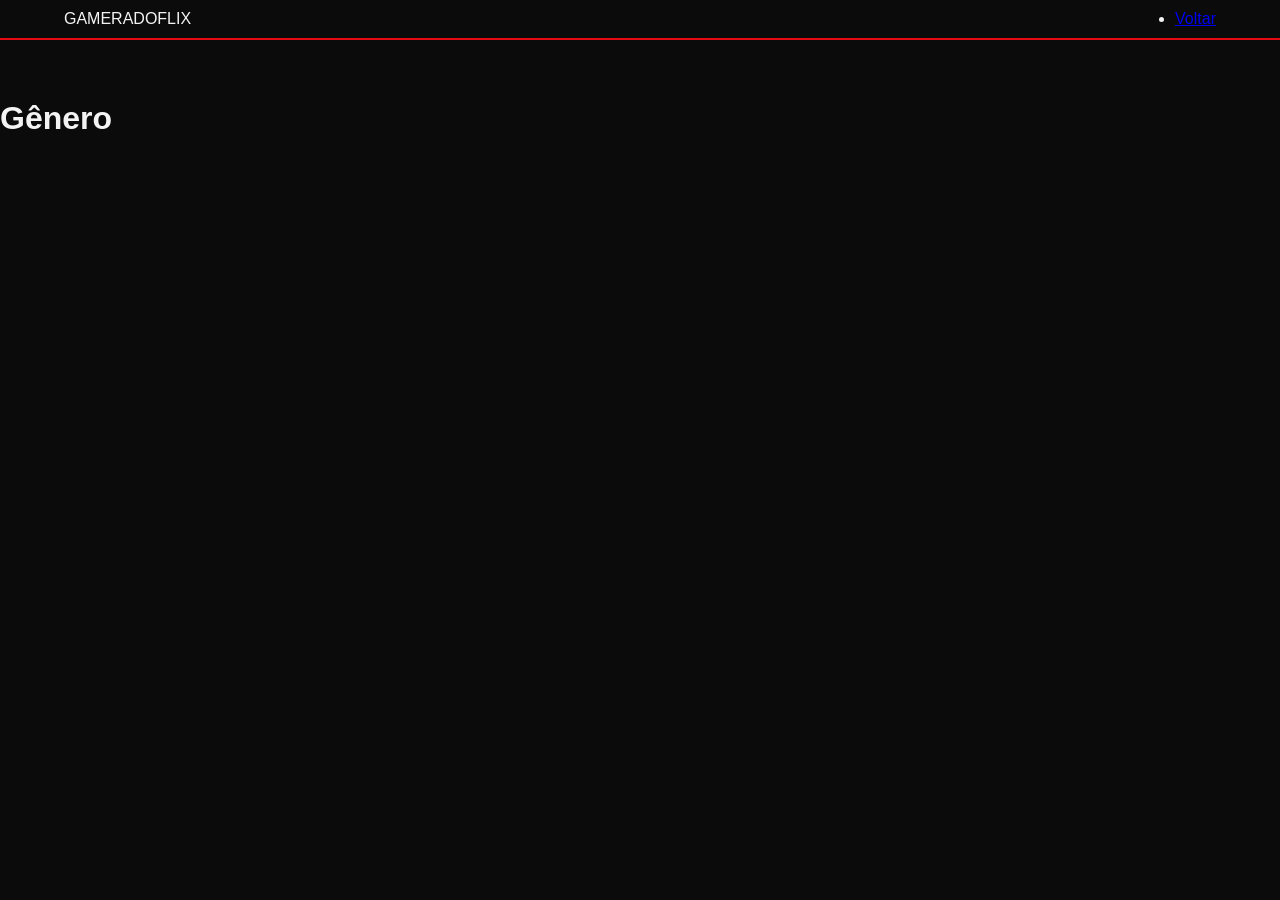
<file: categoria.html>
<!DOCTYPE html>
<html lang="pt-br" data-theme="dark">
<head>
    <meta charset="UTF-8">
    <title>Gênero | GAMERADOFLIX</title>
    <link rel="stylesheet" href="style.css">
</head>
<body>
    <header class="navbar">
        <div class="logo">GAMERADOFLIX</div>
        <nav><ul class="nav-links"><li><a href="index.html">Voltar</a></li></ul></nav>
    </header>

    <main class="content" style="padding-top: 100px;">
        <h1 id="tituloCategoria">Gênero</h1>
        <div class="grid-content" id="listaFiltrada">
            </div>
    </main>

    <script>
        // Esta lógica pega o nome da categoria na URL e filtra os filmes
        const urlParams = new URLSearchParams(window.location.search);
        const generoDesejado = urlParams.get('tipo'); // ex: acao
        
        document.getElementById('tituloCategoria').innerText = "Gênero: " + generoDesejado.toUpperCase();

        // Aqui você simularia a busca no seu "Banco de Dados" (que são seus cards)
        // No futuro, para ser automático, os filmes viriam de um arquivo JSON.
    </script>
</body>
</html>
</file>
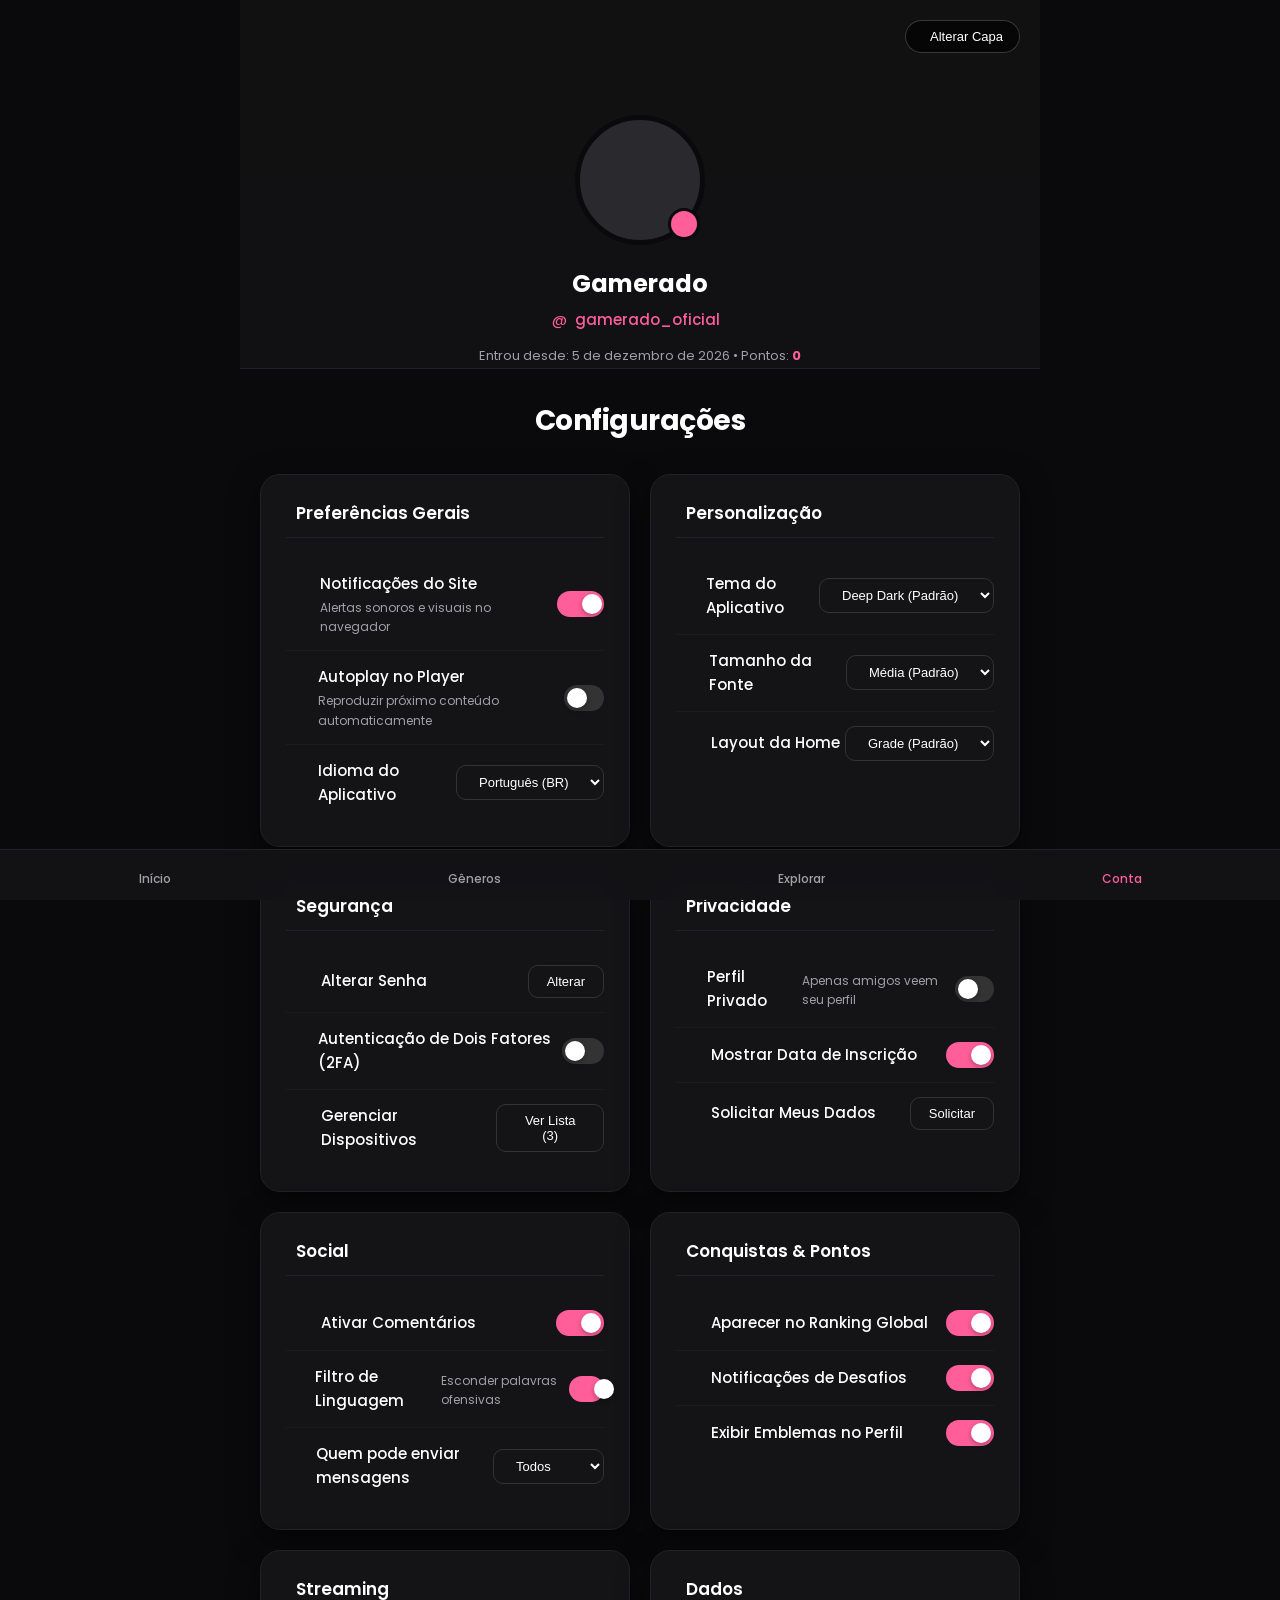
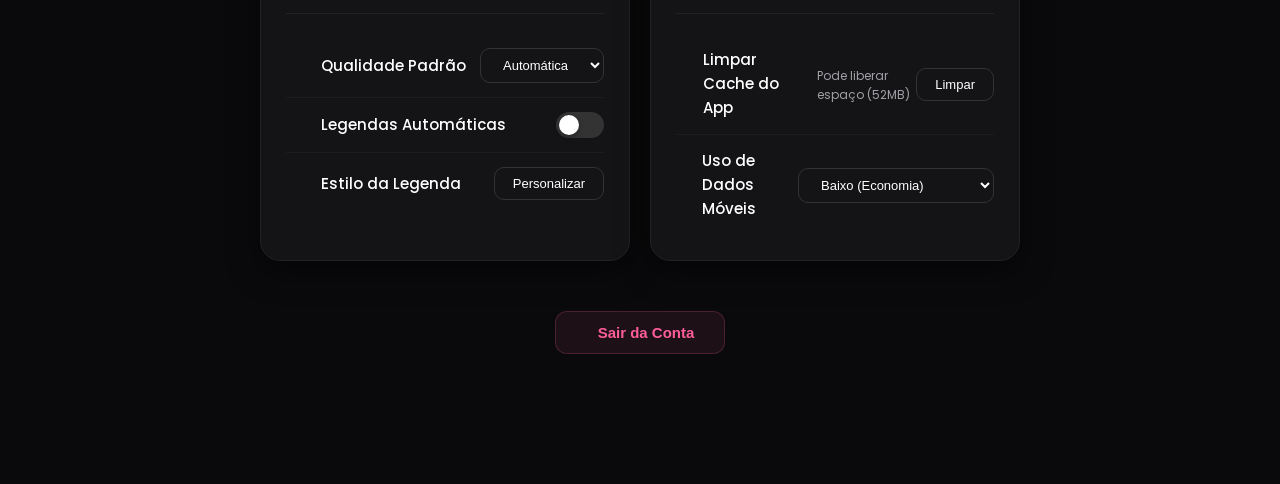
<file: conta.html>
<!DOCTYPE html>
<html lang="pt-br">
<head>
    <meta charset="UTF-8">
    <meta name="viewport" content="width=device-width, initial-scale=1.0">
    <title>Configurações da Conta - Profissional & Estiloso</title>

    <!-- Tags obrigatórias do PWA -->
    <link rel="manifest" href="manifest.json">
    <meta name="theme-color" content="#0a0a0c">
    <link rel="apple-touch-icon" href="https://i.imgur.com/igkHLpV.png">

    <link href="https://fonts.googleapis.com/css2?family=Poppins:wght@300;400;500;600;700&display=swap" rel="stylesheet">
    <style>
        /* --- ESTILOS GERAIS & TEMA ESCURO --- */
        :root {
            --bg-body: #0a0a0c; 
            --bg-card: #141417; 
            --bg-banner: #111113;
            --text-primary: #ffffff;
            --text-secondary: #a0a0a5;
            --accent-pink: #ff5e99; 
            --accent-pink-hover: #ff3c84;
            --border-color: #222226;
            --shadow-card: 0 10px 30px rgba(0,0,0,0.5);
            --transition: all 0.3s cubic-bezier(0.4, 0, 0.2, 1);
        }

        * {
            box-sizing: border-box;
            margin: 0;
            padding: 0;
            outline: none;
            -webkit-tap-highlight-color: transparent;
        }

        body {
            font-family: 'Poppins', sans-serif;
            background-color: var(--bg-body);
            color: var(--text-primary);
            overflow-x: hidden;
            line-height: 1.6;
        }

        /* --- BOTÃO DE INSTALAÇÃO PWA --- */
        .btn-pwa {
            position: fixed;
            bottom: 80px; /* Fica logo acima da barra de navegação inferior */
            right: 20px;
            background-color: var(--accent-pink, #ff5e99);
            color: white;
            border: none;
            padding: 10px 20px;
            border-radius: 25px;
            font-weight: 700;
            font-size: 0.85rem;
            z-index: 9999;
            cursor: pointer;
            box-shadow: 0 4px 15px rgba(255, 94, 153, 0.4);
            transition: transform 0.3s ease;
        }
        .btn-pwa:hover {
            transform: scale(1.05);
        }
        .btn-pwa.hidden {
            display: none !important;
        }

        /* --- CONTAINER PRINCIPAL --- */
        .main-container {
            max-width: 800px;
            margin: 0 auto;
            padding-bottom: 100px; /* Aumentado para dar espaço ao menu inferior */
        }

        /* --- CABEÇALHO DO PERFIL (HEADER) --- */
        .profile-header {
            position: relative;
            background-color: var(--bg-banner);
            border-bottom: 1px solid var(--border-color);
        }

        /* Banner - Adapta qualquer formato automaticamente */
        .banner {
            height: 180px;
            background-color: #111;
            background-size: cover; /* Faz com que a imagem cubra o espaço sem distorcer */
            background-position: center; /* Centraliza a imagem */
            background-repeat: no-repeat;
            position: relative;
            cursor: pointer;
            transition: opacity 0.3s;
        }
        .banner:hover { opacity: 0.8; }

        .change-cover-btn {
            position: absolute;
            top: 20px;
            right: 20px;
            background: rgba(0, 0, 0, 0.6);
            border: 1px solid rgba(255,255,255,0.2);
            color: white;
            padding: 8px 16px;
            border-radius: 20px;
            font-size: 13px;
            font-weight: 500;
            cursor: pointer;
            display: flex;
            align-items: center;
            gap: 8px;
            backdrop-filter: blur(5px);
            transition: var(--transition);
        }
        .change-cover-btn:hover { background: rgba(0, 0, 0, 0.8); border-color: white; }

        /* Avatar Area */
        .avatar-area {
            position: relative;
            margin-top: -65px; 
            display: flex;
            flex-direction: column;
            align-items: center;
            padding-bottom: 20px;
        }

        .avatar-wrapper {
            position: relative;
            cursor: pointer;
        }

        .avatar {
            width: 130px;
            height: 130px;
            border-radius: 50%;
            background-color: #2a2a2e;
            border: 5px solid var(--bg-body);
            background-size: cover;
            background-position: center;
            transition: var(--transition);
        }
        .avatar-wrapper:hover .avatar { filter: brightness(0.7); }

        .change-avatar-icon {
            position: absolute;
            bottom: 5px;
            right: 5px;
            background-color: var(--accent-pink);
            width: 32px;
            height: 32px;
            border-radius: 50%;
            border: 3px solid var(--bg-body);
            display: flex;
            align-items: center;
            justify-content: center;
            color: white;
            font-size: 14px;
            pointer-events: none; 
        }

        /* Informações do Perfil */
        .info-area {
            text-align: center;
            padding: 0 20px;
        }

        .user-name {
            font-size: 24px;
            font-weight: 700;
            margin-bottom: 5px;
        }

        /* Username com ícone de edição */
        .user-handle-container {
            display: flex;
            align-items: center;
            justify-content: center;
            gap: 8px;
            color: var(--accent-pink);
            font-size: 15px;
            margin-bottom: 10px;
            cursor: pointer;
            transition: var(--transition);
            user-select: none;
        }
        .user-handle-container:hover { color: var(--accent-pink-hover); }
        
        .user-handle { font-weight: 500; }
        .edit-icon { font-size: 12px; }

        .acc-details {
            font-size: 13px;
            color: var(--text-secondary);
            font-weight: 400;
        }

        /* --- SEÇÃO DE CONFIGURAÇÕES --- */
        .settings-area {
            padding: 30px 20px;
        }

        .settings-title {
            text-align: center;
            font-size: 28px;
            font-weight: 700;
            margin-bottom: 30px;
            letter-spacing: -0.5px;
        }

        .settings-cards-grid {
            display: grid;
            grid-template-columns: repeat(auto-fit, minmax(300px, 1fr));
            gap: 20px;
        }

        .settings-card {
            background-color: var(--bg-card);
            border-radius: 20px;
            padding: 25px;
            border: 1px solid var(--border-color);
            box-shadow: var(--shadow-card);
            transition: transform 0.2s;
        }
        .settings-card:hover { transform: translateY(-2px); }

        .card-header {
            font-size: 17px;
            font-weight: 600;
            color: var(--text-primary);
            margin-bottom: 20px;
            padding-bottom: 10px;
            border-bottom: 1px solid var(--border-color);
            display: flex;
            align-items: center;
            gap: 10px;
        }
        .card-header i { color: var(--accent-pink); font-size: 16px; }

        .settings-item {
            display: flex;
            align-items: center;
            justify-content: space-between;
            padding: 14px 0;
            border-bottom: 1px solid #1c1c1f;
        }
        .settings-item:last-child { border-bottom: none; }

        .item-label {
            display: flex;
            align-items: center;
            gap: 15px;
            font-size: 15px;
            color: var(--text-primary);
            font-weight: 500;
        }
        .item-label i {
            color: var(--text-secondary);
            font-size: 17px;
            width: 20px;
            text-align: center;
        }

        .item-subtext {
            display: block;
            font-size: 12px;
            color: var(--text-secondary);
            font-weight: 400;
            margin-top: 2px;
        }

        /* --- CONTROLES ESPECÍFICOS --- */
        .switch {
            position: relative;
            display: inline-block;
            width: 48px;
            height: 26px;
        }
        .switch input { opacity: 0; width: 0; height: 0; }
        .slider {
            position: absolute;
            cursor: pointer;
            top: 0; left: 0; right: 0; bottom: 0;
            background-color: #333;
            transition: .4s;
            border-radius: 34px;
        }
        .slider:before {
            position: absolute;
            content: "";
            height: 20px; width: 20px;
            left: 3px; bottom: 3px;
            background-color: white;
            transition: .4s;
            border-radius: 50%;
            box-shadow: 0 2px 5px rgba(0,0,0,0.3);
        }
        input:checked + .slider { background-color: var(--accent-pink); }
        input:focus + .slider { box-shadow: 0 0 1px var(--accent-pink); }
        input:checked + .slider:before { transform: translateX(22px); }

        .action-btn {
            background: transparent;
            border: 1px solid #333;
            color: var(--text-primary);
            padding: 8px 18px;
            border-radius: 10px;
            font-size: 13px;
            font-weight: 500;
            cursor: pointer;
            transition: var(--transition);
        }
        .action-btn:hover { background: #1c1c1f; border-color: #444; }

        .logout-container {
            grid-column: 1 / -1; 
            display: flex;
            justify-content: center;
            margin-top: 30px;
        }

        .logout-btn {
            background-color: rgba(255, 94, 153, 0.08);
            color: var(--accent-pink);
            border: 1px solid rgba(255, 94, 153, 0.2);
            padding: 12px 30px;
            border-radius: 12px;
            font-size: 15px;
            font-weight: 600;
            cursor: pointer;
            display: flex;
            align-items: center;
            gap: 12px;
            transition: var(--transition);
            width: auto;
        }
        .logout-btn:hover { background-color: rgba(255, 94, 153, 0.15); transform: translateY(-1px); border-color: rgba(255, 94, 153, 0.4); }
        .logout-btn i { font-size: 16px; }

        .hidden-file-input { display: none; }

        /* --- MODAIS & AVISOS --- */
        .modal-overlay {
            position: fixed;
            top: 0; left: 0; width: 100%; height: 100%;
            background: rgba(0, 0, 0, 0.85);
            backdrop-filter: blur(5px);
            z-index: 2000;
            display: flex;
            align-items: center;
            justify-content: center;
            opacity: 0; visibility: hidden;
            transition: var(--transition);
        }
        .modal-overlay.active { opacity: 1; visibility: visible; }

        .modal-card {
            background-color: var(--bg-card);
            border-radius: 20px;
            width: 90%; max-width: 400px;
            padding: 30px;
            border: 1px solid var(--border-color);
            transform: scale(0.9);
            transition: var(--transition);
            text-align: center;
        }
        .modal-overlay.active .modal-card { transform: scale(1); }

        .modal-header { font-size: 20px; font-weight: 700; margin-bottom: 15px; }
        .modal-body { color: var(--text-secondary); font-size: 14px; margin-bottom: 25px; }
        .modal-input {
            width: 100%;
            padding: 12px;
            border-radius: 10px;
            background: #111;
            border: 1px solid var(--border-color);
            color: white;
            font-family: inherit;
            margin-bottom: 15px;
        }
        .modal-input:focus { border-color: var(--accent-pink); }
        
        .modal-footer { display: flex; gap: 10px; justify-content: center; }
        .modal-btn { padding: 10px 20px; border-radius: 10px; font-weight: 600; cursor: pointer; transition: var(--transition); font-size: 14px; }
        
        .modal-btn-confirm { background-color: var(--accent-pink); color: white; border: none; }
        .modal-btn-confirm:hover { background-color: var(--accent-pink-hover); }
        
        .modal-btn-cancel { background: transparent; color: var(--text-secondary); border: 1px solid #333; }
        .modal-btn-cancel:hover { background: #1c1c1f; }

        #top-alert-banner {
            position: fixed;
            top: -100px; left: 0; width: 100%;
            background-color: #f44336; 
            color: white;
            padding: 15px;
            text-align: center;
            font-weight: 600;
            z-index: 3000;
            box-shadow: 0 5px 15px rgba(0,0,0,0.3);
            transition: top 0.4s ease;
        }
        #top-alert-banner.active { top: 0; }

        .loader {
            border: 3px solid #333;
            border-top: 3px solid var(--accent-pink);
            border-radius: 50%;
            width: 24px; height: 24px;
            animation: spin 1s linear infinite;
            display: none;
            position: absolute;
        }
        @keyframes spin { 0% { transform: rotate(0deg); } 100% { transform: rotate(360deg); } }

        /* --- MENU INFERIOR --- */
        .bottom-nav {
            position: fixed;
            bottom: 0;
            left: 0;
            width: 100%;
            background-color: rgba(20, 20, 23, 0.95);
            backdrop-filter: blur(15px);
            -webkit-backdrop-filter: blur(15px);
            display: flex;
            justify-content: space-around;
            align-items: center;
            padding: 12px 0;
            border-top: 1px solid var(--border-color);
            z-index: 1000;
            padding-bottom: calc(12px + env(safe-area-inset-bottom, 0px));
        }
        
        .nav-item {
            text-decoration: none;
            color: var(--text-secondary);
            display: flex;
            flex-direction: column;
            align-items: center;
            gap: 5px;
            font-size: 12px;
            font-weight: 500;
            transition: var(--transition);
        }
        
        .nav-item i {
            font-size: 22px;
            margin-bottom: 2px;
            transition: var(--transition);
        }
        
        .nav-item.active, .nav-item:hover {
            color: var(--accent-pink);
        }
        
        .nav-item.active i {
            transform: scale(1.1);
        }

        @import url('https://cdnjs.cloudflare.com/ajax/libs/font-awesome/6.0.0-beta3/css/all.min.css');

    </style>
</head>
<body>

    <!-- Botão Flutuante de Instalação PWA -->
    <button id="btn-instalar" class="btn-pwa hidden">Baixar App 📱</button>

    <div id="top-alert-banner">
        ⚠️ <span id="alert-message">Aviso!</span>
    </div>

    <div class="main-container">
        
        <header class="profile-header">
            <div class="banner" id="banner-view" title="Clique para alterar a capa">
                <button class="change-cover-btn" id="change-cover-trigger">
                    <i class="fas fa-camera"></i> Alterar Capa
                </button>
                <div class="loader" id="banner-loader" style="top: 20px; left: 20px;"></div>
            </div>

            <div class="avatar-area">
                <div class="avatar-wrapper" id="avatar-trigger" title="Clique para alterar a foto de perfil">
                    <div class="avatar" id="avatar-view"></div>
                    <div class="change-avatar-icon">
                        <i class="fas fa-camera"></i>
                    </div>
                    <div class="loader" id="avatar-loader" style="top: calc(50% - 12px); left: calc(50% - 12px);"></div>
                </div>
            </div>

            <div class="info-area">
                <h1 class="user-name" id="display-name">Carregando...</h1>
                <div class="user-handle-container" id="edit-handle-trigger" title="Clique para alterar seu @">
                    @<span class="user-handle" id="display-handle">user</span>
                    <i class="fas fa-pen edit-icon"></i>
                </div>
                <p class="acc-details">
                    Entrou desde: <span id="display-join-date">•</span> • Pontos: <span id="display-points" style="color: var(--accent-pink); font-weight: bold;">0</span>
                </p>
            </div>
        </header>

        <main class="settings-area">
            <h2 class="settings-title">Configurações</h2>

            <div class="settings-cards-grid">

                <div class="settings-card">
                    <div class="card-header"><i class="fas fa-cog"></i> Preferências Gerais</div>
                    
                    <div class="settings-item">
                        <div class="item-label">
                            <i class="fas fa-bell"></i>
                            <div>
                                Notificações do Site
                                <span class="item-subtext">Alertas sonoros e visuais no navegador</span>
                            </div>
                        </div>
                        <label class="switch">
                            <input type="checkbox" id="cfg-notif" checked>
                            <span class="slider"></span>
                        </label>
                    </div>

                    <div class="settings-item">
                        <div class="item-label">
                            <i class="fas fa-play-circle"></i>
                            <div>
                                Autoplay no Player
                                <span class="item-subtext">Reproduzir próximo conteúdo automaticamente</span>
                            </div>
                        </div>
                        <label class="switch">
                            <input type="checkbox" id="cfg-autoplay">
                            <span class="slider"></span>
                        </label>
                    </div>

                    <div class="settings-item">
                        <div class="item-label">
                            <i class="fas fa-language"></i>
                            Idioma do Aplicativo
                        </div>
                        <select class="action-btn" id="cfg-lang">
                            <option value="pt-br">Português (BR)</option>
                            <option value="en">English</option>
                            <option value="es">Español</option>
                        </select>
                    </div>
                </div>

                <div class="settings-card">
                    <div class="card-header"><i class="fas fa-paint-brush"></i> Personalização</div>
                    
                    <div class="settings-item">
                        <div class="item-label">
                            <i class="fas fa-adjust"></i>
                            Tema do Aplicativo
                        </div>
                        <select class="action-btn" id="cfg-theme">
                            <option value="deep-dark">Deep Dark (Padrão)</option>
                            <option value="light">Claro</option>
                            <option value="oled">OLED (Preto Puro)</option>
                            <option value="pink-gamer">Pink Gamer</option>
                        </select>
                    </div>

                    <div class="settings-item">
                        <div class="item-label">
                            <i class="fas fa-text-height"></i>
                            Tamanho da Fonte
                        </div>
                        <select class="action-btn" id="cfg-font-size">
                            <option value="medium">Média (Padrão)</option>
                            <option value="small">Pequena</option>
                            <option value="large">Grande</option>
                        </select>
                    </div>

                    <div class="settings-item">
                        <div class="item-label">
                            <i class="fas fa-border-all"></i>
                            Layout da Home
                        </div>
                        <select class="action-btn" id="cfg-home-layout">
                            <option value="grid">Grade (Padrão)</option>
                            <option value="list">Lista Compacta</option>
                        </select>
                    </div>
                </div>

                <div class="settings-card">
                    <div class="card-header"><i class="fas fa-shield-alt"></i> Segurança</div>
                    
                    <div class="settings-item">
                        <div class="item-label">
                            <i class="fas fa-key"></i>
                            Alterar Senha
                        </div>
                        <button class="action-btn" onclick="openModal('modal-password')">Alterar</button>
                    </div>

                    <div class="settings-item">
                        <div class="item-label">
                            <i class="fas fa-user-check"></i>
                            Autenticação de Dois Fatores (2FA)
                        </div>
                        <label class="switch">
                            <input type="checkbox" id="cfg-2fa">
                            <span class="slider"></span>
                        </label>
                    </div>

                    <div class="settings-item">
                        <div class="item-label">
                            <i class="fas fa-mobile-alt"></i>
                            Gerenciar Dispositivos
                        </div>
                        <button class="action-btn">Ver Lista (3)</button>
                    </div>
                </div>

                <div class="settings-card">
                    <div class="card-header"><i class="fas fa-lock"></i> Privacidade</div>
                    
                    <div class="settings-item">
                        <div class="item-label">
                            <i class="fas fa-eye-slash"></i>
                            Perfil Privado
                            <span class="item-subtext">Apenas amigos veem seu perfil</span>
                        </div>
                        <label class="switch">
                            <input type="checkbox" id="cfg-private-profile">
                            <span class="slider"></span>
                        </label>
                    </div>

                    <div class="settings-item">
                        <div class="item-label">
                            <i class="fas fa-calendar-alt"></i>
                            Mostrar Data de Inscrição
                        </div>
                        <label class="switch">
                            <input type="checkbox" id="cfg-show-join" checked>
                            <span class="slider"></span>
                        </label>
                    </div>

                    <div class="settings-item">
                        <div class="item-label">
                            <i class="fas fa-download"></i>
                            Solicitar Meus Dados
                        </div>
                        <button class="action-btn">Solicitar</button>
                    </div>
                </div>

                <div class="settings-card">
                    <div class="card-header"><i class="fas fa-users"></i> Social</div>
                    
                    <div class="settings-item">
                        <div class="item-label">
                            <i class="fas fa-comments"></i>
                            Ativar Comentários
                        </div>
                        <label class="switch">
                            <input type="checkbox" id="cfg-comments" checked>
                            <span class="slider"></span>
                        </label>
                    </div>

                    <div class="settings-item">
                        <div class="item-label">
                            <i class="fas fa-filter"></i>
                            Filtro de Linguagem
                            <span class="item-subtext">Esconder palavras ofensivas</span>
                        </div>
                        <label class="switch">
                            <input type="checkbox" id="cfg-filter" checked>
                            <span class="slider"></span>
                        </label>
                    </div>

                    <div class="settings-item">
                        <div class="item-label">
                            <i class="fas fa-envelope"></i>
                            Quem pode enviar mensagens
                        </div>
                        <select class="action-btn" id="cfg-dm">
                            <option value="all">Todos</option>
                            <option value="friends">Amigos</option>
                            <option value="none">Ninguém</option>
                        </select>
                    </div>
                </div>

                <div class="settings-card">
                    <div class="card-header"><i class="fas fa-trophy"></i> Conquistas & Pontos</div>
                    
                    <div class="settings-item">
                        <div class="item-label">
                            <i class="fas fa-chart-line"></i>
                            Aparecer no Ranking Global
                        </div>
                        <label class="switch">
                            <input type="checkbox" id="cfg-ranking" checked>
                            <span class="slider"></span>
                        </label>
                    </div>

                    <div class="settings-item">
                        <div class="item-label">
                            <i class="fas fa-bullhorn"></i>
                            Notificações de Desafios
                        </div>
                        <label class="switch">
                            <input type="checkbox" id="cfg-challenges" checked>
                            <span class="slider"></span>
                        </label>
                    </div>

                    <div class="settings-item">
                        <div class="item-label">
                            <i class="fas fa-id-badge"></i>
                            Exibir Emblemas no Perfil
                        </div>
                        <label class="switch">
                            <input type="checkbox" id="cfg-badges" checked>
                            <span class="slider"></span>
                        </label>
                    </div>
                </div>

                <div class="settings-card">
                    <div class="card-header"><i class="fas fa-video"></i> Streaming</div>
                    
                    <div class="settings-item">
                        <div class="item-label">
                            <i class="fas fa-hd"></i>
                            Qualidade Padrão
                        </div>
                        <select class="action-btn" id="cfg-quality">
                            <option value="auto">Automática</option>
                            <option value="1080p">1080p</option>
                            <option value="720p">720p</option>
                            <option value="480p">480p</option>
                        </select>
                    </div>

                    <div class="settings-item">
                        <div class="item-label">
                            <i class="fas fa-subtitle"></i>
                            Legendas Automáticas
                        </div>
                        <label class="switch">
                            <input type="checkbox" id="cfg-subs">
                            <span class="slider"></span>
                        </label>
                    </div>

                    <div class="settings-item">
                        <div class="item-label">
                            <i class="fas fa-palette"></i>
                            Estilo da Legenda
                        </div>
                        <button class="action-btn">Personalizar</button>
                    </div>
                </div>

                <div class="settings-card">
                    <div class="card-header"><i class="fas fa-hdd"></i> Dados</div>
                    
                    <div class="settings-item">
                        <div class="item-label">
                            <i class="fas fa-trash-alt"></i>
                            Limpar Cache do App
                            <span class="item-subtext">Pode liberar espaço (52MB)</span>
                        </div>
                        <button class="action-btn">Limpar</button>
                    </div>

                    <div class="settings-item">
                        <div class="item-label">
                            <i class="fas fa-server"></i>
                            Uso de Dados Móveis
                        </div>
                        <select class="action-btn" id="cfg-mobile-data">
                            <option value="low">Baixo (Economia)</option>
                            <option value="high">Alto (Melhor Qualidade)</option>
                        </select>
                    </div>
                </div>

                <div class="logout-container">
                    <button class="logout-btn" id="logout-trigger">
                        <i class="fas fa-sign-out-alt"></i> Sair da Conta
                    </button>
                </div>

            </div>
        </main>
    </div>

    <nav class="bottom-nav">
        <a href="index.html" class="nav-item">
            <i class="fas fa-home"></i>
            <span>Início</span>
        </a>
        <a href="generos.html" class="nav-item">
            <i class="fas fa-th-large"></i>
            <span>Gêneros</span>
        </a>
        <a href="explorar.html" class="nav-item">
            <i class="fas fa-compass"></i>
            <span>Explorar</span>
        </a>
        <a href="conta.html" class="nav-item active">
            <i class="fas fa-user"></i>
            <span>Conta</span>
        </a>
    </nav>

    <input type="file" id="banner-input" class="hidden-file-input" accept="*/*">
    <input type="file" id="avatar-input" class="hidden-file-input" accept="image/*">

    <div class="modal-overlay" id="modal-handle-overlay">
        <div class="modal-card">
            <div class="modal-header">Alterar Nome de Usuário</div>
            <div class="modal-body">
                Crie um @ único. Se alguém já tiver esse nome, você não poderá usá-lo.
            </div>
            <input type="text" class="modal-input" id="new-handle-input" placeholder="@novo_usuario">
            <div class="modal-footer">
                <button class="modal-btn modal-btn-cancel" onclick="closeModal('modal-handle')">Cancelar</button>
                <button class="modal-btn modal-btn-confirm" id="confirm-handle-change">Salvar</button>
            </div>
        </div>
    </div>

    <div class="modal-overlay" id="modal-password-overlay">
        <div class="modal-card">
            <div class="modal-header">Alterar Senha</div>
            <input type="password" class="modal-input" placeholder="Senha Atual">
            <input type="password" class="modal-input" placeholder="Nova Senha">
            <input type="password" class="modal-input" placeholder="Confirmar Nova Senha">
            <div class="modal-footer">
                <button class="modal-btn modal-btn-cancel" onclick="closeModal('modal-password')">Cancelar</button>
                <button class="modal-btn modal-btn-confirm" onclick="closeModal('modal-password')">Salvar</button>
            </div>
        </div>
    </div>

    <script>
        document.addEventListener('DOMContentLoaded', () => {
            
            // ==========================================
            // REGISTRO DO SERVICE WORKER E LÓGICA PWA
            // ==========================================
            if ('serviceWorker' in navigator) {
                window.addEventListener('load', () => {
                    navigator.serviceWorker.register('./sw.js')
                        .then(registration => {
                            console.log('PWA: ServiceWorker registrado com sucesso:', registration.scope);
                        })
                        .catch(error => {
                            console.log('PWA: Falha no registro do ServiceWorker:', error);
                        });
                });
            }

            let deferredPrompt;
            const btnInstalar = document.getElementById('btn-instalar');

            window.addEventListener('beforeinstallprompt', (e) => {
                e.preventDefault();
                deferredPrompt = e;
                if (btnInstalar) {
                    btnInstalar.classList.remove('hidden');
                }
            });

            if (btnInstalar) {
                btnInstalar.addEventListener('click', async () => {
                    if (deferredPrompt) {
                        deferredPrompt.prompt();
                        const { outcome } = await deferredPrompt.userChoice;
                        console.log(`Resultado da instalação: ${outcome}`);
                        deferredPrompt = null;
                        btnInstalar.classList.add('hidden');
                    }
                });
            }

            window.addEventListener('appinstalled', () => {
                if (btnInstalar) {
                    btnInstalar.classList.add('hidden');
                }
                console.log('GAMERADO TV foi instalado com sucesso!');
            });

            // ==========================================
            // BANCO DE DADOS MOCK - USUÁRIOS REGISTRADOS
            // ==========================================
            let takenUsernames = JSON.parse(localStorage.getItem('globalUsernamesDatabase')) || [];
            
            if (takenUsernames.length === 0) {
                takenUsernames.push('gamerado', 'gameradofull', 'admin', 'suporte');
                localStorage.setItem('globalUsernamesDatabase', JSON.stringify(takenUsernames));
            }

            // ==========================================
            // SISTEMA DE PUXAR DADOS DA CONTA & PONTOS
            // ==========================================
            if (!localStorage.getItem('selectedUser')) {
                const defaultUser = {
                    name: "Gamerado",
                    handle: "gamerado_oficial",
                    joinTimestamp: new Date().getTime(), 
                    points: 0,
                    avatar: "",
                    banner: ""
                };
                localStorage.setItem('selectedUser', JSON.stringify(defaultUser));
            }

            let userData = JSON.parse(localStorage.getItem('selectedUser'));

            document.getElementById('display-name').textContent = userData.name;
            document.getElementById('display-handle').textContent = userData.handle;
            
            if (typeof userData.points === 'undefined') userData.points = 0;
            document.getElementById('display-points').textContent = userData.points;
            
            if (userData.avatar) {
                document.getElementById('avatar-view').style.backgroundImage = `url(${userData.avatar})`;
            }
            if (userData.banner) {
                document.getElementById('banner-view').style.backgroundImage = `url(${userData.banner})`;
            }

            function calculateJoinDate(timestamp) {
                const joinDate = new Date(timestamp);
                const options = { year: 'numeric', month: 'long', day: 'numeric' };
                return joinDate.toLocaleDateString('pt-BR', options);
            }
            document.getElementById('display-join-date').textContent = calculateJoinDate(userData.joinTimestamp);

            // ==========================================
            // SISTEMA DE PONTOS POR TEMPO ATIVO
            // ==========================================
            if (!sessionStorage.getItem('sessionStartTime')) {
                sessionStorage.setItem('sessionStartTime', Date.now());
                sessionStorage.setItem('awarded30m', 'false');
                sessionStorage.setItem('awarded60m', 'false');
            }

            setInterval(() => {
                const startTime = parseInt(sessionStorage.getItem('sessionStartTime'));
                const now = Date.now();
                const minutesElapsed = Math.floor((now - startTime) / 60000); 

                let currentData = JSON.parse(localStorage.getItem('selectedUser'));
                let pointsToAdd = 0;

                if (minutesElapsed >= 30 && minutesElapsed < 60 && sessionStorage.getItem('awarded30m') === 'false') {
                    pointsToAdd = 100;
                    sessionStorage.setItem('awarded30m', 'true');
                    showTopAlert(`🎉 Você ganhou +100 pontos por 30 minutos online!`, '#4CAF50');
                }
                
                if (minutesElapsed >= 60 && sessionStorage.getItem('awarded60m') === 'false') {
                    pointsToAdd = 500;
                    sessionStorage.setItem('awarded60m', 'true');
                    showTopAlert(`🔥 INCRÍVEL! +500 pontos por 1 hora direto no site!`, '#ff5e99');
                    
                    sessionStorage.setItem('sessionStartTime', Date.now());
                    sessionStorage.setItem('awarded30m', 'false');
                    sessionStorage.setItem('awarded60m', 'false');
                }

                if (pointsToAdd > 0) {
                    currentData.points += pointsToAdd;
                    localStorage.setItem('selectedUser', JSON.stringify(currentData));
                    document.getElementById('display-points').textContent = currentData.points;
                }

            }, 10000);

            // ==========================================
            // SISTEMA DE UPLOAD DE CAPA E AVATAR
            // ==========================================
            function handleFileUpload(inputId, viewId, loaderId, storageKey) {
                const input = document.getElementById(inputId);
                const view = document.getElementById(viewId);
                const loader = document.getElementById(loaderId);

                input.addEventListener('change', (e) => {
                    const file = e.target.files[0];
                    if (!file) return;

                    loader.style.display = 'block';
                    if (viewId === 'avatar-view') view.style.opacity = '0.3';

                    const reader = new FileReader();
                    reader.onload = function(event) {
                        const base64String = event.target.result;
                        
                        const currentData = JSON.parse(localStorage.getItem('selectedUser'));
                        currentData[storageKey] = base64String;
                        localStorage.setItem('selectedUser', JSON.stringify(currentData));

                        view.style.backgroundImage = `url(${base64String})`;
                        
                        setTimeout(() => {
                            loader.style.display = 'none';
                            view.style.opacity = '1';
                        }, 500); 
                    };
                    reader.readAsDataURL(file);
                });
            }

            document.getElementById('change-cover-trigger').addEventListener('click', () => {
                document.getElementById('banner-input').click();
            });
            handleFileUpload('banner-input', 'banner-view', 'banner-loader', 'banner');

            document.getElementById('avatar-trigger').addEventListener('click', () => {
                document.getElementById('avatar-input').click();
            });
            handleFileUpload('avatar-input', 'avatar-view', 'avatar-loader', 'avatar');

            // ==========================================
            // SISTEMA DE NOME DE USUÁRIO ÚNICO (@)
            // ==========================================
            const handleTrigger = document.getElementById('edit-handle-trigger');
            const confirmHandleBtn = document.getElementById('confirm-handle-change');
            const handleInput = document.getElementById('new-handle-input');
            
            handleTrigger.addEventListener('click', () => {
                handleInput.value = document.getElementById('display-handle').textContent;
                openModal('modal-handle');
            });

            confirmHandleBtn.addEventListener('click', () => {
                let newHandle = handleInput.value.trim().toLowerCase();
                if (newHandle.startsWith('@')) newHandle = newHandle.substring(1);

                if (newHandle.length < 3) {
                    handleInput.style.borderColor = '#f44336';
                    return;
                }

                const currentData = JSON.parse(localStorage.getItem('selectedUser'));
                if (newHandle === currentData.handle.toLowerCase()) {
                    closeModal('modal-handle');
                    return; 
                }

                let dbUsernames = JSON.parse(localStorage.getItem('globalUsernamesDatabase'));
                
                if (dbUsernames.includes(newHandle)) {
                    showTopAlert(`O usuário @${newHandle} já está sendo usado por outra pessoa!`, '#f44336');
                    handleInput.style.borderColor = '#f44336';
                } else {
                    dbUsernames = dbUsernames.filter(u => u !== currentData.handle.toLowerCase());
                    
                    dbUsernames.push(newHandle);
                    localStorage.setItem('globalUsernamesDatabase', JSON.stringify(dbUsernames));

                    currentData.handle = newHandle;
                    localStorage.setItem('selectedUser', JSON.stringify(currentData));
                    document.getElementById('display-handle').textContent = newHandle;

                    closeModal('modal-handle');
                    showTopAlert(`@${newHandle} salvo com sucesso!`, '#4CAF50'); 
                }
            });

            // ==========================================
            // SISTEMA DE CONFIGURAÇÕES FUNCIONAIS
            // ==========================================
            if (!localStorage.getItem('appSettings')) {
                const defaultSettings = {
                    notif: true, autoplay: false, lang: 'pt-br', theme: 'deep-dark',
                    fontSize: 'medium', private: false, showJoin: true, comments: true,
                    filter: true, ranking: true, quality: 'auto'
                };
                localStorage.setItem('appSettings', JSON.stringify(defaultSettings));
            }

            const settings = JSON.parse(localStorage.getItem('appSettings'));

            document.getElementById('cfg-notif').checked = settings.notif;
            document.getElementById('cfg-autoplay').checked = settings.autoplay;
            document.getElementById('cfg-lang').value = settings.lang;
            document.getElementById('cfg-theme').value = settings.theme;
            document.getElementById('cfg-font-size').value = settings.fontSize;
            document.getElementById('cfg-private-profile').checked = settings.private;
            document.getElementById('cfg-show-join').checked = settings.showJoin;
            document.getElementById('cfg-comments').checked = settings.comments;
            document.getElementById('cfg-filter').checked = settings.filter;
            document.getElementById('cfg-ranking').checked = settings.ranking;
            document.getElementById('cfg-quality').value = settings.quality;

            const joinDateDisplay = document.getElementById('display-join-date').parentElement;
            joinDateDisplay.style.display = settings.showJoin ? 'inline' : 'none';

            function addSettingListener(id, key, type) {
                document.getElementById(id).addEventListener('change', (e) => {
                    const currentSettings = JSON.parse(localStorage.getItem('appSettings'));
                    if (type === 'checkbox') {
                        currentSettings[key] = e.target.checked;
                        if (id === 'cfg-show-join') joinDateDisplay.style.display = e.target.checked ? 'inline' : 'none';
                    } else {
                        currentSettings[key] = e.target.value;
                        if (id === 'cfg-theme') applyTheme(e.target.value);
                    }
                    localStorage.setItem('appSettings', JSON.stringify(currentSettings));
                });
            }

            addSettingListener('cfg-notif', 'notif', 'checkbox');
            addSettingListener('cfg-autoplay', 'autoplay', 'checkbox');
            addSettingListener('cfg-lang', 'lang', 'select');
            addSettingListener('cfg-theme', 'theme', 'select');
            addSettingListener('cfg-font-size', 'fontSize', 'select');
            addSettingListener('cfg-private-profile', 'private', 'checkbox');
            addSettingListener('cfg-show-join', 'showJoin', 'checkbox');
            addSettingListener('cfg-comments', 'comments', 'checkbox');
            addSettingListener('cfg-filter', 'filter', 'checkbox');
            addSettingListener('cfg-ranking', 'ranking', 'checkbox');
            addSettingListener('cfg-quality', 'quality', 'select');

            function applyTheme(theme) {
                if (theme === 'oled') {
                    document.documentElement.style.setProperty('--bg-body', '#000000');
                    document.documentElement.style.setProperty('--bg-card', '#080808');
                } else if (theme === 'pink-gamer') {
                    document.documentElement.style.setProperty('--bg-body', '#1a0e14');
                    document.documentElement.style.setProperty('--border-color', '#ff5e9933');
                } else {
                    document.documentElement.style.setProperty('--bg-body', '#0a0a0c');
                    document.documentElement.style.setProperty('--bg-card', '#141417');
                    document.documentElement.style.setProperty('--border-color', '#222226');
                }
            }
            applyTheme(settings.theme); 

            // ==========================================
            // SISTEMA DE SAIR DA CONTA
            // ==========================================
            document.getElementById('logout-trigger').addEventListener('click', () => {
                localStorage.removeItem('selectedUser');
                sessionStorage.clear();
                window.location.href = 'selecaoconta.html';
            });

        });

        // ==========================================
        // UTILITÁRIOS (MODAIS E AVISOS)
        // ==========================================
        function openModal(modalName) {
            document.getElementById(`${modalName}-overlay`).classList.add('active');
        }

        function closeModal(modalName) {
            document.getElementById(`${modalName}-overlay`).classList.remove('active');
            if (modalName === 'modal-handle') {
                document.getElementById('new-handle-input').style.borderColor = '#222226';
            }
        }

        document.querySelectorAll('.modal-overlay').forEach(overlay => {
            overlay.addEventListener('click', (e) => {
                if (e.target === overlay) {
                    overlay.classList.remove('active');
                }
            });
        });

        let alertTimeout;
        function showTopAlert(message, bgColor = '#f44336') {
            const banner = document.getElementById('top-alert-banner');
            const msgSpan = document.getElementById('alert-message');
            
            clearTimeout(alertTimeout); 
            
            msgSpan.textContent = message;
            banner.style.backgroundColor = bgColor;
            banner.classList.add('active');
            
            alertTimeout = setTimeout(() => {
                banner.classList.remove('active');
            }, 4000);
        }

    </script>
</body>
</html>
</file>
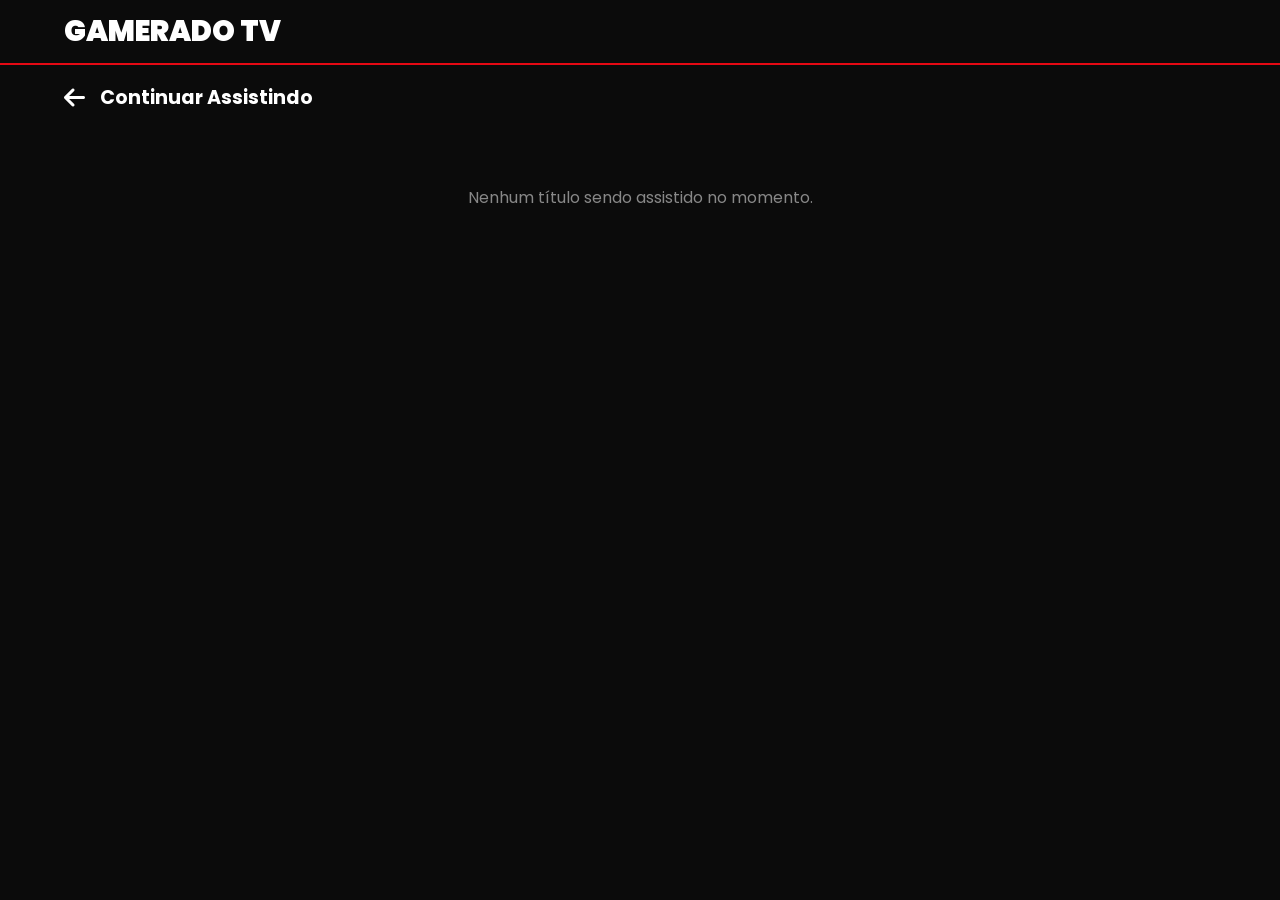
<file: continuar-assistindo.html>
<!DOCTYPE html>
<html lang="pt-br" data-theme="dark">
<head>
    <meta charset="UTF-8">
    <meta name="viewport" content="width=device-width, initial-scale=1.0">
    <title>Continuar Assistindo | GAMERADO TV</title>
    <link href="https://fonts.googleapis.com/css2?family=Poppins:wght@300;600;700&display=swap" rel="stylesheet">
    <link rel="stylesheet" href="https://cdnjs.cloudflare.com/ajax/libs/font-awesome/6.0.0/css/all.min.css">
    <link rel="stylesheet" href="style.css">
    <style>
        .cw-page-header { padding: 80px 5% 20px 5%; display: flex; align-items: center; gap: 15px; }
        .back-btn { color: white; font-size: 1.5rem; text-decoration: none; cursor: pointer; }
        .grid-cw { display: grid; grid-template-columns: repeat(auto-fill, minmax(280px, 1fr)); gap: 20px; padding: 0 5% 40px 5%; }
        
        /* Estilos idênticos aos do index.html para o card de Continuar Assistindo */
        .cw-card { width: 100%; cursor: pointer; position: relative; background: transparent; border: none; }
        .cw-thumb-container { position: relative; width: 100%; height: 160px; border-radius: 6px; overflow: hidden; box-shadow: 0 4px 10px rgba(0,0,0,0.5); }
        .cw-thumb-container img { width: 100%; height: 100%; object-fit: cover; transition: transform 0.3s; }
        .cw-card:hover .cw-thumb-container img { transform: scale(1.05); }
        .cw-progress-bar { position: absolute; bottom: 0; left: 0; width: 100%; height: 4px; background: rgba(255,255,255,0.3); }
        .cw-progress-fill { height: 100%; background: var(--primary-red, #e50914); }
        .cw-remove-btn { position: absolute; top: 8px; right: 8px; background: rgba(0,0,0,0.7); color: white; width: 26px; height: 26px; border-radius: 50%; display: flex; align-items: center; justify-content: center; font-size: 0.85rem; cursor: pointer; z-index: 2; transition: background 0.3s; }
        .cw-remove-btn:hover { background: var(--primary-red, #e50914); }
        .cw-info { padding-top: 10px; text-align: left; }
        .cw-info h4 { font-size: 1rem; margin: 0; color: white; font-weight: bold; white-space: nowrap; overflow: hidden; text-overflow: ellipsis; }
        .cw-info p { font-size: 0.8rem; color: #aaa; margin: 3px 0 0 0; }
        
        .empty-msg { text-align: center; color: #888; width: 100%; padding: 50px 0; grid-column: 1 / -1; }
    </style>
</head>
<body>
    <header class="navbar">
        <h1 class="logo-rgb">GAMERADO TV</h1>
    </header>

    <div class="cw-page-header">
        <a href="index.html" class="back-btn"><i class="fas fa-arrow-left"></i></a>
        <h2 class="category-title" style="margin:0;">Continuar Assistindo</h2>
    </div>

    <div class="grid-cw" id="cw-grid-container">
        <!-- Os vídeos parados pela metade aparecerão aqui via JavaScript -->
    </div>

    <script>
        function loadFullContinueWatching() {
            const cwGrid = document.getElementById('cw-grid-container');
            let cwList = JSON.parse(localStorage.getItem('continueWatchingList') || '[]');

            if (cwList.length > 0) {
                cwGrid.innerHTML = '';
                cwList.forEach((item, index) => {
                    const subtitle = item.type === 'serie' ? `EP ${item.season || 1}x${item.episode || 1}` : (item.year || 'Filme');
                    const playerLink = item.playerUrl || `player.html?title=${encodeURIComponent(item.title)}`;
                    
                    const cardHtml = `
                        <div class="cw-card" onclick="window.location.href='${playerLink}'">
                            <div class="cw-remove-btn" onclick="removeCWItem(event, ${index})"><i class="fas fa-times"></i></div>
                            <div class="cw-thumb-container">
                                <img src="${item.cover}" alt="${item.title}">
                                <div class="cw-progress-bar">
                                    <div class="cw-progress-fill" style="width: ${item.progress}%"></div>
                                </div>
                            </div>
                            <div class="cw-info">
                                <h4>${item.title}</h4>
                                <p>${subtitle}</p>
                            </div>
                        </div>
                    `;
                    cwGrid.innerHTML += cardHtml;
                });
            } else {
                cwGrid.innerHTML = '<p class="empty-msg">Nenhum título sendo assistido no momento.</p>';
            }
        }

        function removeCWItem(event, index) {
            event.stopPropagation();
            let cwList = JSON.parse(localStorage.getItem('continueWatchingList') || '[]');
            cwList.splice(index, 1); // Remove o item da lista
            localStorage.setItem('continueWatchingList', JSON.stringify(cwList));
            loadFullContinueWatching();
        }

        document.addEventListener("DOMContentLoaded", loadFullContinueWatching);
    </script>
</body>
</html>
</file>
<file: style.css>
:root {
    --bg-color: #0b0b0b;
    --text-color: #f3f3f3;
    --primary-red: #e50914;
    --nav-bg: #0b0b0b;
}

* { margin: 0; padding: 0; box-sizing: border-box; }
body { font-family: 'Poppins', sans-serif; background: var(--bg-color); color: var(--text-color); overflow-x: hidden; }

/* NAVBAR */
.navbar { position: absolute; width: 100%; display: flex; justify-content: space-between; align-items: center; padding: 10px 5%; background: var(--nav-bg); z-index: 1000; border-bottom: 2px solid var(--primary-red); }
.logo-rgb {
    font-size: 1.8rem; 
    font-weight: 900;
    color: white;
}

/* BARRA DE PESQUISA EXPANSÍVEL */
.search-wrapper { display: flex; align-items: center; justify-content: flex-end; position: relative; margin-right: 15px; }
.search-input { width: 0; padding: 0; border: none; background: transparent; color: white; font-family: 'Poppins', sans-serif; transition: all 0.4s cubic-bezier(0.4, 0, 0.2, 1); outline: none; border-radius: 20px; opacity: 0; }
.search-input.active { width: 240px; padding: 8px 40px 8px 15px; border: 1px solid var(--primary-red); background: #111; opacity: 1; }
.search-input.active:focus { box-shadow: 0 0 10px rgba(229, 9, 20, 0.5); background: #000; }
.search-icon { position: absolute; right: 5px; font-size: 1.2rem; cursor: pointer; color: white; transition: 0.3s; background: var(--nav-bg); padding: 5px; border-radius: 50%; }
.search-icon:hover { color: var(--primary-red); }

/* SEÇÕES E SLIDERS */
.category-slider { margin: 20px 5%; position: relative; }
.slider-wrapper { position: relative; display: flex; align-items: center; }
.slider-track { 
    display: flex; 
    overflow-x: auto; 
    scroll-behavior: smooth; 
    gap: 14px; 
    padding: 10px 0; 
    scrollbar-width: none; 
}
.slider-track::-webkit-scrollbar { display: none; }

/* ESTILO DOS CABEÇALHOS DE CATEGORIA (IGUAL À FOTO) */
.category-header { display: flex; justify-content: space-between; align-items: flex-start; margin-bottom: 8px; }
.category-titles { display: flex; flex-direction: column; }
.category-title { font-size: 1.2rem; font-weight: 700; color: #fff; margin: 0; }
.category-subtitle { font-size: 0.75rem; color: #aaa; margin-top: 2px; font-weight: 400; }
.ver-mais-h2 { color: #888; font-size: 0.85rem; text-decoration: none; transition: color 0.2s; font-weight: 500; }
.ver-mais-h2:hover { color: #fff; }

/* ESTILO DOS CARDS (SEM CONTORNO E MENORES) */
.card { 
    min-width: 135px; 
    width: 135px;
    background: transparent; 
    border-radius: 0; 
    border: none !important;
    box-shadow: none !important;
    transition: transform 0.2s ease-in-out; 
    cursor: pointer; 
    flex: 0 0 auto; 
    position: relative;
    display: flex;
    flex-direction: column;
    gap: 6px;
}
.card::before { display: none !important; } /* REMOVE O CONTORNO GRADIENTE */
.card:hover { transform: scale(1.04); border: none !important; }

/* IMAGEM DO PÔSTER */
.card img { 
    width: 100%; 
    height: 195px; 
    border-radius: 10px; 
    object-fit: cover; 
    display: block; 
}

/* CARD REDUZIDO DE "ÚLTIMOS EPISÓDIOS" */
.card.card-wide {
    min-width: 240px;
    width: 240px;
}
.card.card-wide img {
    height: 135px;
}

/* LAYOUT DAS INFORMAÇÕES ABAIXO DO PÔSTER (ESTILO FOTO) */
.card-info-modern, .card-info {
    position: relative;
    bottom: auto;
    left: auto;
    right: auto;
    padding: 2px 0 0 0;
    background: transparent;
    display: flex;
    flex-direction: column;
}

.card-info-modern h4, .card-info h4 {
    font-size: 0.85rem;
    font-weight: 600;
    margin-bottom: 2px;
    white-space: nowrap;
    overflow: hidden;
    text-overflow: ellipsis;
    color: #ffffff;
    text-shadow: none;
    text-align: left;
}

.meta-container {
    display: flex;
    justify-content: space-between;
    align-items: center;
    font-size: 0.7rem;
    font-weight: 600;
}

.meta-left { display: flex; gap: 4px; align-items: center; }

.tipo-filme, .tipo-serie { color: #aaa; text-transform: uppercase; }
.badge-audio { color: #2ed573; text-transform: uppercase; } /* Cor verde para DUB */
.meta-divider { color: #555; }
.meta-data, .card-date { color: #777; font-weight: 400; }

/* SETAS DOS SLIDERS */
.slider-arrow {
    position: absolute;
    top: 40%;
    transform: translateY(-50%);
    background: rgba(0,0,0,0.8);
    color: white;
    border: 1px solid #333;
    width: 32px;
    height: 32px;
    border-radius: 50%;
    cursor: pointer;
    z-index: 10;
    font-size: 0.9rem;
}
.slider-arrow.prev { left: -15px; }
.slider-arrow.next { right: -15px; }
.slider-arrow:hover { background: var(--primary-red); }

/* GRID DE PESQUISA */
.content { padding-top: 85px; } 
.grid-filmes { display: grid; grid-template-columns: repeat(auto-fill, minmax(135px, 1fr)); gap: 15px; padding: 20px 0; }
.grid-filmes .card { min-width: 0; width: 100%; }
.grid-filmes .card img { height: 195px; }

.tela-pesquisa { padding-top: 90px; min-height: 80vh; padding-left: 5%; padding-right: 5%; padding-bottom: 40px; background: radial-gradient(circle at top, rgba(139,0,0,0.15) 0%, var(--bg-color) 70%); }
.hidden { display: none !important; }
.category-title { 
    font-size: 1.2rem; 
    font-weight: 700; 
    color: #fff; 
    margin: 0; 
    display: flex; 
    align-items: center; /* Mantém o título e o botão na mesma linha horizontal */
}

.ver-mais-h2 { 
    margin-left: auto; /* Empurra o link para o canto direito */
    color: var(--primary-red, #e50914); /* Define a cor vermelha */
    font-size: 0.85rem; 
    text-decoration: none; 
    transition: color 0.2s; 
    font-weight: 500; 
}

.ver-mais-h2:hover { 
    color: #ff2a35; /* Vermelho um pouco mais claro ao passar o mouse */
}
.meta-container {
    display: flex;
    justify-content: space-between;
    align-items: center;
    font-size: 0.65rem; /* Reduzido levemente de 0.7rem para caber tudo em 135px */
    font-weight: 600;
}

.meta-right {
    white-space: nowrap; /* Impede que o "6" e o "Temporadas" fiquem em linhas separadas */
    text-align: right;
}
/* BOTÃO DE INSTALAÇÃO PWA */
.btn-pwa {
    position: fixed;
    bottom: 80px; /* Fica logo acima da sua barra de navegação inferior */
    right: 20px;
    background-color: var(--primary-red, #e50914);
    color: white;
    border: none;
    padding: 10px 20px;
    border-radius: 25px;
    font-weight: 700;
    font-size: 0.85rem;
    z-index: 9999;
    cursor: pointer;
    box-shadow: 0 4px 15px rgba(229, 9, 20, 0.5);
    transition: transform 0.3s ease;
}
.btn-pwa:hover {
    transform: scale(1.05);
}
.btn-pwa.hidden {
    display: none !important;
}
</file>
